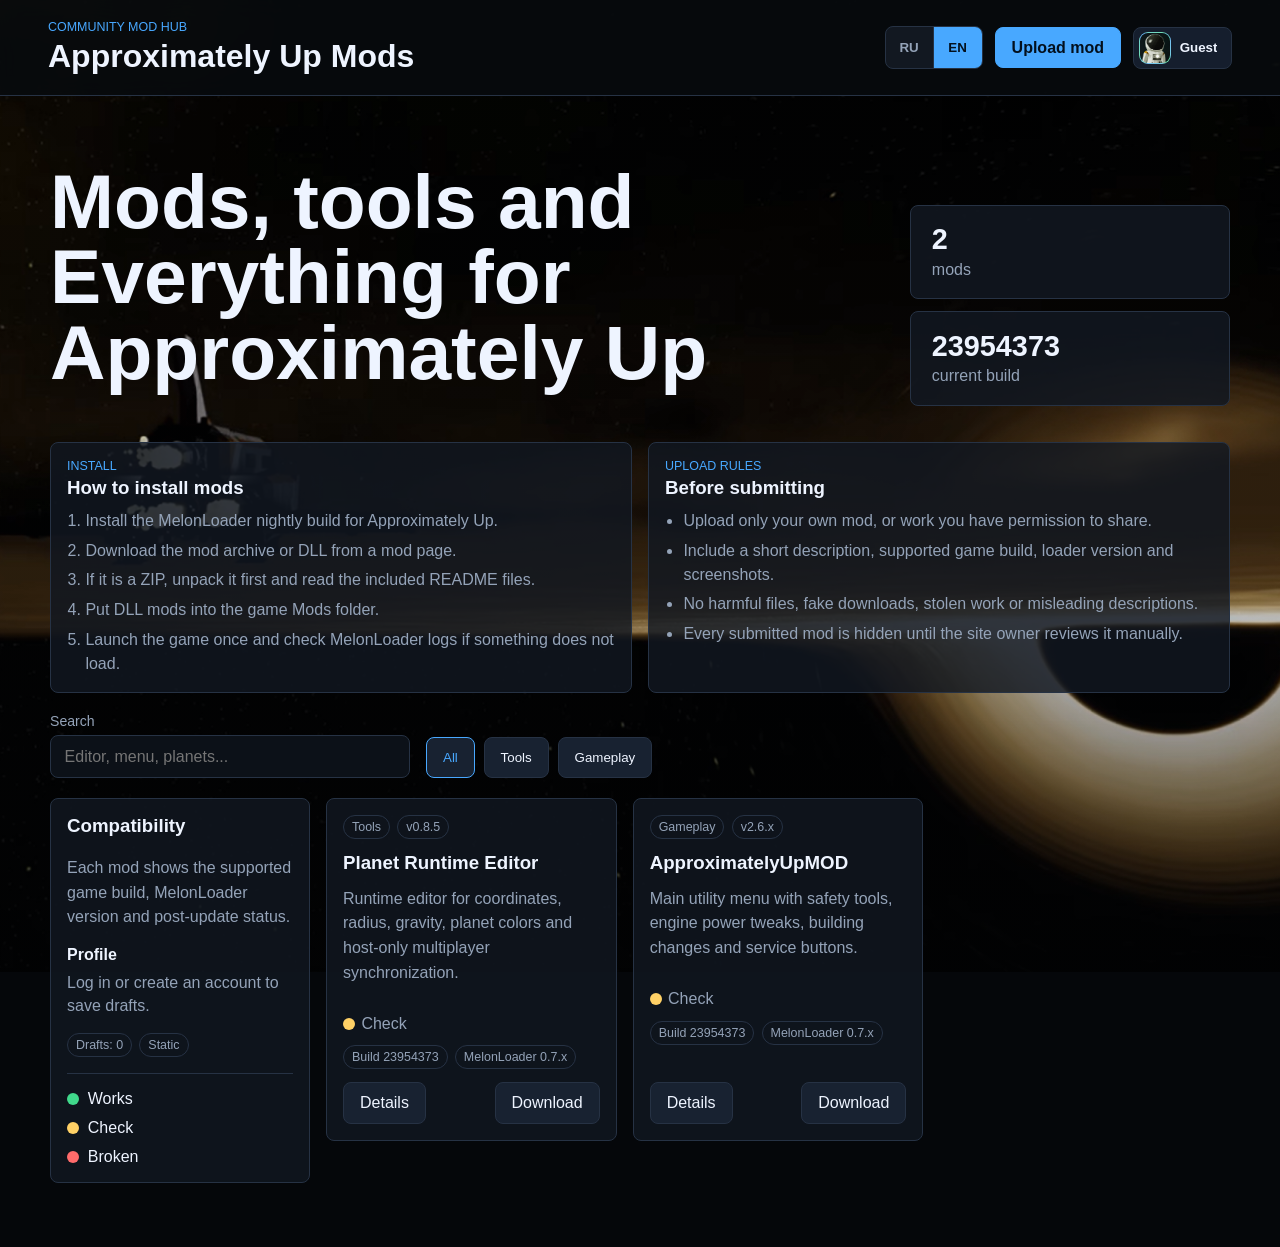
<file: index.html>
﻿<!doctype html>
<html lang="en">
<head>
  <meta charset="utf-8">
  <meta name="viewport" content="width=device-width, initial-scale=1">
  <title>Approximately Up Mods</title>
  <link rel="stylesheet" href="styles.css?v=20260701-public-guide-ru">
</head>
<body>
  <header class="topbar">
    <div>
      <p class="eyebrow">Community mod hub</p>
      <h1>Approximately Up Mods</h1>
    </div>
    <div class="top-actions">
      <div class="language-switch" aria-label="Language">
        <button class="lang-button" type="button" data-lang="ru">RU</button>
        <button class="lang-button active" type="button" data-lang="en">EN</button>
      </div>
      <a class="primary-button nav-link" id="openUpload" href="upload.html" data-i18n="uploadButton"></a>
      <div class="profile-menu-wrap">
        <button class="profile-button" id="accountButton" type="button" aria-expanded="false" aria-controls="profileMenu">
          <img class="avatar avatar-image" id="profileAvatar" src="assets/default-avatar.png" alt="">
          <span class="profile-name" id="profileName"></span>
        </button>
        <div class="profile-menu" id="profileMenu" hidden></div>
      </div>
    </div>
  </header>

  <main>
    <section class="hero">
      <div class="hero-copy">
        <h2 data-i18n="heroTitle"></h2>
      </div>
      <div class="hero-stats" data-i18n-aria="statsAria">
        <div class="stat-card"><strong id="modCount">0</strong><span data-i18n="modsCountLabel"></span></div>
        <div class="stat-card"><strong>23954373</strong><span data-i18n="currentBuildLabel"></span></div>
      </div>
    </section>


    <section class="guide-grid" aria-label="Site guide">
      <article class="guide-card">
        <p class="eyebrow" data-i18n="guideInstallEyebrow"></p>
        <h3 data-i18n="guideInstallTitle"></h3>
        <ol>
          <li data-i18n="guideInstallStep1"></li>
          <li data-i18n="guideInstallStep2"></li>
          <li data-i18n="guideInstallStep3"></li>
          <li data-i18n="guideInstallStep4"></li>
          <li data-i18n="guideInstallStep5"></li>
        </ol>
      </article>
      <article class="guide-card">
        <p class="eyebrow" data-i18n="guideRulesEyebrow"></p>
        <h3 data-i18n="guideRulesTitle"></h3>
        <ul>
          <li data-i18n="guideRule1"></li>
          <li data-i18n="guideRule2"></li>
          <li data-i18n="guideRule3"></li>
          <li data-i18n="guideRule4"></li>
        </ul>
      </article>
    </section>
    <section class="controls" data-i18n-aria="filtersAria">
      <label class="search">
        <span data-i18n="searchLabel"></span>
        <input id="searchInput" type="search" data-i18n-placeholder="searchPlaceholder">
      </label>
      <div class="chips" id="categoryChips"></div>
    </section>



    <section class="mod-detail" id="modDetail" hidden>
      <button class="back-button" type="button" id="backToCatalog" data-i18n="backToCatalog"></button>
      <div class="detail-layout">
        <div class="detail-main">
          <div class="detail-meta" id="detailMeta"></div>
          <h2 id="detailTitle"></h2>
          <p id="detailSummary"></p>
          <div class="detail-actions">
            <a class="primary-button detail-download" id="detailDownload" download></a>
            <button class="secondary-button danger-button" id="detailDelete" type="button" hidden></button>
          </div>
        </div>
        <aside class="detail-info" id="detailInfo"></aside>
      </div>
      <div class="screenshots" id="detailScreenshots"></div>
    </section>

    <section class="content">
      <aside class="sidebar">
        <h3 data-i18n="compatTitle"></h3>
        <p data-i18n="compatText"></p>
        <div class="account-panel" id="accountPanel"></div>
        <div class="legend">
          <span><i class="dot ok"></i><span data-i18n="statusOk"></span></span>
          <span><i class="dot warn"></i><span data-i18n="statusWarn"></span></span>
          <span><i class="dot bad"></i><span data-i18n="statusBad"></span></span>
        </div>
      </aside>

      <section class="mods-grid" id="modsGrid" data-i18n-aria="modsListAria"></section>
    </section>
  </main>

  <dialog id="uploadDialog">
    <form method="dialog" class="upload-form">
      <div class="dialog-head">
        <h2 data-i18n="uploadTitle"></h2>
        <button class="icon-button" value="cancel" data-i18n-aria="closeAria">x</button>
      </div>
      <label>
        <span data-i18n="fieldName"></span>
        <input id="modNameInput" type="text" data-i18n-placeholder="fieldNamePlaceholder">
      </label>
      <label>
        <span data-i18n="fieldCategory"></span>
        <select id="modCategoryInput">
          <option>Tools</option>
          <option>Planets</option>
          <option>Gameplay</option>
          <option>Map</option>
          <option>Cosmetic</option>
        </select>
      </label>
      <label>
        <span data-i18n="fieldGameVersion"></span>
        <input id="modBuildInput" type="text" placeholder="23954373">
      </label>
      <label>
        <span data-i18n="fieldFile"></span>
        <input id="modFileInput" type="file" accept=".zip,.dll" required>
      </label>
      <label>
        <span data-i18n="fieldScreenshots"></span>
        <input id="modScreenshotsInput" type="file" accept="image/png,image/jpeg,image/webp" multiple>
      </label>
      <section class="upload-rules">
        <h3 data-i18n="uploadRulesTitle"></h3>
        <ul>
          <li data-i18n="uploadRuleFile"></li>
          <li data-i18n="uploadRuleScreens"></li>
          <li data-i18n="uploadRuleDescription"></li>
          <li data-i18n="uploadRuleSafety"></li>
        </ul>
      </section>
      <label>
        <span data-i18n="fieldDescription"></span>
        <textarea id="modDescriptionInput" rows="4" data-i18n-placeholder="fieldDescriptionPlaceholder"></textarea>
      </label>
      <button class="primary-button" id="saveDraftButton" type="button" data-i18n="saveDraft"></button>
      <p class="notice" id="uploadMessage"></p>
    </form>
  </dialog>


  <dialog id="accountDialog">
    <form method="dialog" class="upload-form">
      <div class="dialog-head">
        <h2 data-i18n="accountTitle"></h2>
        <button class="icon-button" value="cancel" data-i18n-aria="closeAria">x</button>
      </div>
      <p class="muted" data-i18n="accountHelp"></p>
      <label>
        <span>Email</span>
        <input id="emailInput" type="email" autocomplete="email">
      </label>
      <label>
        <span data-i18n="passwordLabel"></span>
        <input id="passwordInput" type="password" autocomplete="current-password">
      </label>
      <div class="button-row">
        <button class="primary-button" id="loginButton" type="button" data-i18n="loginButton"></button>
        <button class="secondary-button" id="signupButton" type="button" data-i18n="signupButton"></button>
      </div>
      <p class="notice" id="accountMessage"></p>
    </form>
  </dialog>

  <dialog class="screenshot-lightbox" id="screenshotLightbox">
    <button class="lightbox-close" id="lightboxClose" type="button" data-i18n-aria="closeAria">x</button>
    <figure>
      <img id="lightboxImage" alt="">
      <figcaption id="lightboxCaption"></figcaption>
    </figure>
  </dialog>
  <script src="script.js?v=20260701-public-guide-ru"></script>
</body>
</html>
</file>
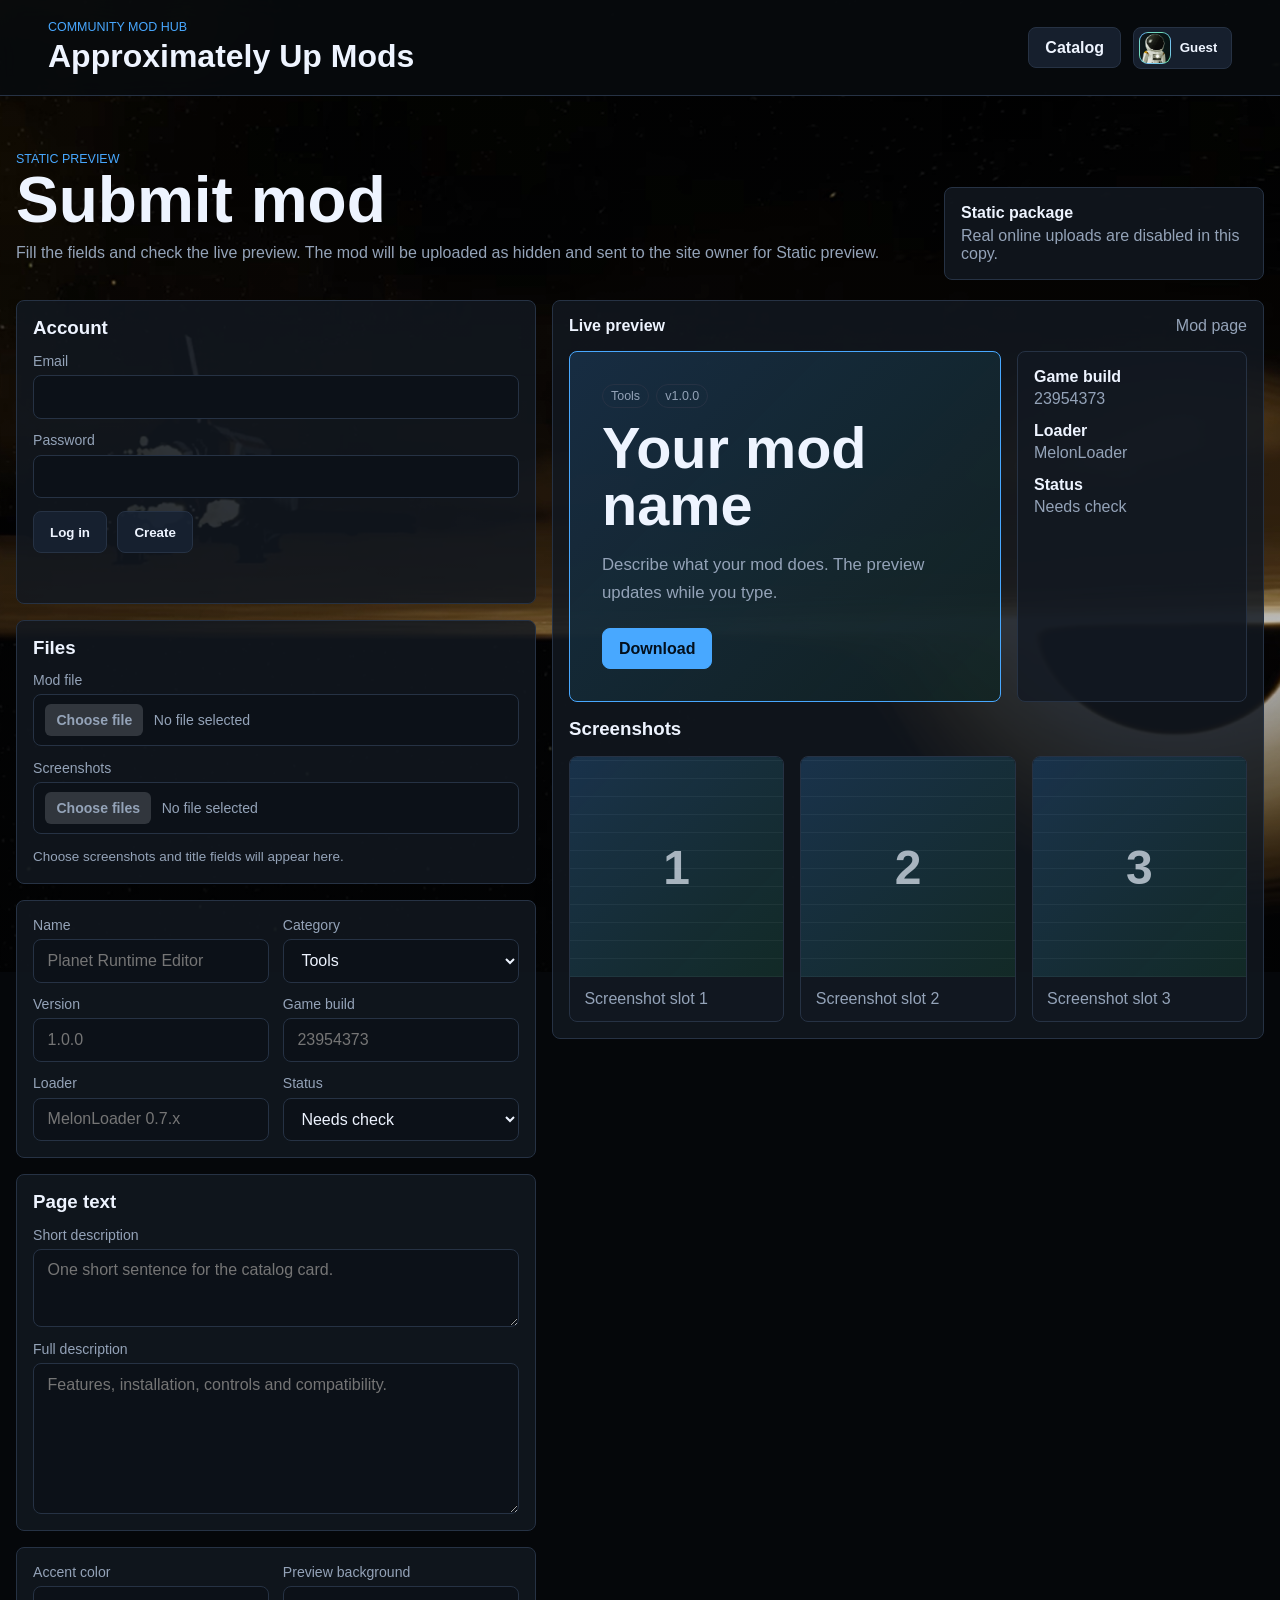
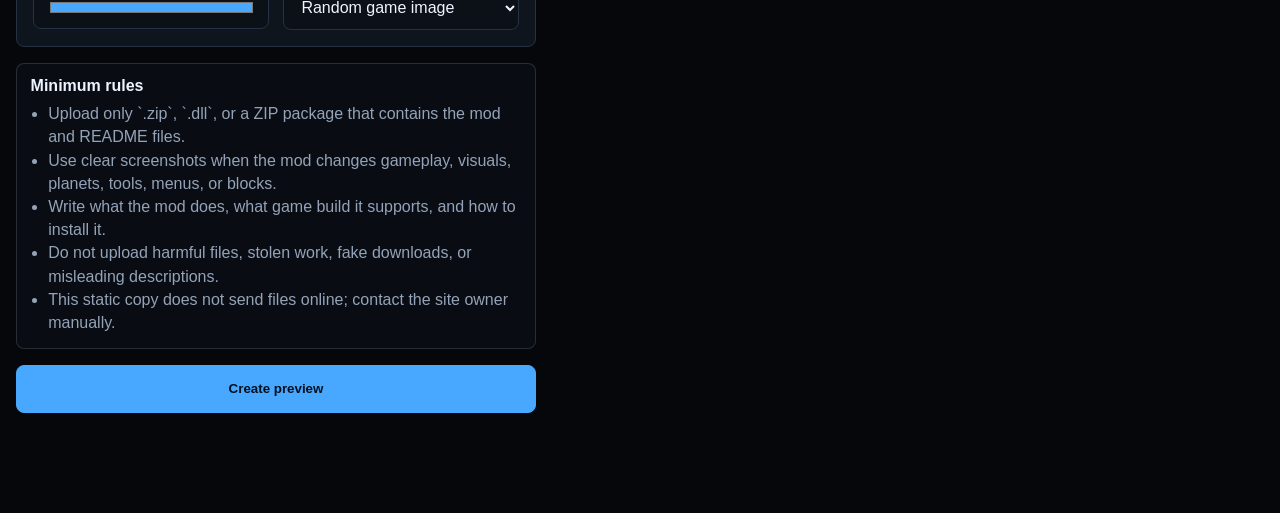
<file: upload.html>
﻿<!doctype html>
<html lang="en">
<head>
  <meta charset="utf-8">
  <meta name="viewport" content="width=device-width, initial-scale=1">
  <title>Upload mod - Approximately Up Mods</title>
  <link rel="stylesheet" href="styles.css?v=20260701-custom-file-inputs">
</head>
<body>
  <header class="topbar">
    <div>
      <p class="eyebrow">Community mod hub</p>
      <h1>Approximately Up Mods</h1>
    </div>
    <div class="top-actions">
      <a class="secondary-button nav-link" href="index.html">Catalog</a>
      <div class="profile-menu-wrap">
        <button class="profile-button" id="accountButton" type="button" aria-expanded="false" aria-controls="profileMenu">
          <img class="avatar avatar-image" id="profileAvatar" src="assets/default-avatar.png" alt="">
          <span class="profile-name" id="profileName">Guest</span>
        </button>
        <div class="profile-menu" id="profileMenu" hidden></div>
      </div>
    </div>
  </header>

  <main class="upload-page">
    <section class="upload-hero compact-hero">
      <div>
        <p class="eyebrow">Static preview</p>
        <h2>Submit mod</h2>
        <p class="muted">Fill the fields and check the live preview. The mod will be uploaded as hidden and sent to the site owner for Static preview.</p>
      </div>
      <div class="upload-status-panel">
        <strong id="uploadStatusTitle">Account</strong>
        <span id="uploadStatusText">Checking...</span>
      </div>
    </section>

    <section class="upload-workbench">
      <form class="upload-builder" id="uploadForm">
        <section class="builder-section">
          <h3>Account</h3>
          <div class="auth-inline" id="authBox">
            <label><span>Email</span><input id="emailInput" type="email" autocomplete="email"></label>
            <label><span>Password</span><input id="passwordInput" type="password" autocomplete="current-password"></label>
            <div class="button-row">
              <button class="secondary-button" id="loginButton" type="button">Log in</button>
              <button class="secondary-button" id="signupButton" type="button">Create</button>
            </div>
            <p class="notice" id="accountMessage"></p>
          </div>
        </section>

        <section class="builder-section">
          <h3>Files</h3>
          <label class="file-picker"><span>Mod file</span><input class="native-file-input" id="modFileInput" type="file" accept=".zip,.dll" required><span class="file-picker-control"><span class="file-picker-button">Choose file</span><span class="file-picker-name" id="modFileName">No file selected</span></span></label>
          <label class="file-picker"><span>Screenshots</span><input class="native-file-input" id="modScreenshotsInput" type="file" accept="image/png,image/jpeg,image/webp" multiple><span class="file-picker-control"><span class="file-picker-button">Choose files</span><span class="file-picker-name" id="modScreenshotsName">No file selected</span></span></label>
          <div class="screenshot-title-list" id="screenshotTitleList" aria-live="polite"></div>
        </section>

        <section class="builder-section two-column-fields">
          <label><span>Name</span><input id="modNameInput" type="text" placeholder="Planet Runtime Editor"></label>
          <label><span>Category</span><select id="modCategoryInput"><option>Tools</option><option>Planets</option><option>Gameplay</option><option>Map</option><option>Cosmetic</option></select></label>
          <label><span>Version</span><input id="modVersionInput" type="text" placeholder="1.0.0"></label>
          <label><span>Game build</span><input id="modBuildInput" type="text" placeholder="23954373"></label>
          <label><span>Loader</span><input id="modLoaderInput" type="text" placeholder="MelonLoader 0.7.x"></label>
          <label><span>Status</span><select id="modStatusInput"><option value="warn">Needs check</option><option value="ok">Works</option><option value="bad">Broken</option></select></label>
        </section>

        <section class="builder-section">
          <h3>Page text</h3>
          <label><span>Short description</span><textarea id="modSummaryInput" rows="3" placeholder="One short sentence for the catalog card."></textarea></label>
          <label><span>Full description</span><textarea id="modDescriptionInput" rows="7" placeholder="Features, installation, controls and compatibility."></textarea></label>
        </section>

        <section class="builder-section two-column-fields">
          <label><span>Accent color</span><input id="modAccentInput" type="color" value="#48a8ff"></label>
          <label><span>Preview background</span><select id="modPreviewBgInput"><option value="auto">Random game image</option><option value="dark">Dark background</option><option value="blue">Blue space</option><option value="green">Green planet</option></select></label>
        </section>

        <section class="upload-rules">
          <h3>Minimum rules</h3>
          <ul>
            <li>Upload only `.zip`, `.dll`, or a ZIP package that contains the mod and README files.</li>
            <li>Use clear screenshots when the mod changes gameplay, visuals, planets, tools, menus, or blocks.</li>
            <li>Write what the mod does, what game build it supports, and how to install it.</li>
            <li>Do not upload harmful files, stolen work, fake downloads, or misleading descriptions.</li>
            <li>This static copy does not send files online; contact the site owner manually.</li>
          </ul>
        </section>

        <button class="primary-button publish-button" id="publishButton" type="submit">Create preview</button>
        <p class="notice" id="uploadMessage"></p>
      </form>

      <aside class="upload-preview-shell">
        <div class="preview-toolbar">
          <strong>Live preview</strong>
          <span>Mod page</span>
        </div>
        <section class="mod-detail preview-detail" id="previewDetail">
          <div class="detail-layout">
            <div class="detail-main" id="previewMain">
              <div class="detail-meta" id="previewMeta"></div>
              <h2 id="previewTitle"></h2>
              <p id="previewSummary"></p>
              <div class="detail-actions"><a class="primary-button detail-download" id="previewDownload">Download</a></div>
            </div>
            <aside class="detail-info" id="previewInfo"></aside>
          </div>
          <div class="screenshots" id="previewScreenshots"></div>
        </section>
      </aside>
    </section>
  </main>
  <script src="upload.js?v=20260701-static-no-backend"></script>
</body>
</html>
</file>
<file: styles.css>
﻿:root {
  color-scheme: dark;
  --bg: #080b0f;
  --panel: #121821;
  --panel-2: #182231;
  --text: #eef4ff;
  --muted: #94a3b8;
  --line: #263244;
  --blue: #48a8ff;
  --green: #40d98b;
  --yellow: #ffd166;
  --red: #ff6b6b;
}

* {
  box-sizing: border-box;
}

body {
  margin: 0;
  min-height: 100vh;
  background: #05070a;
  color: var(--text);
  font-family: Inter, Segoe UI, Arial, sans-serif;
}

body::before {
  content: "";
  position: fixed;
  inset: -8vh 0;
  z-index: -1;
  pointer-events: none;
  background:
    linear-gradient(180deg, rgba(5, 7, 10, 0.08) 0%, rgba(5, 7, 10, 0.16) 48%, rgba(5, 7, 10, 0.28) 100%),
    url("assets/site-background.png") center top / cover no-repeat,
    #05070a;
  transform: translate3d(0, var(--parallax-y, 0px), 0);
  will-change: transform;
}

.topbar {
  display: flex;
  align-items: center;
  justify-content: space-between;
  gap: 1rem;
  padding: 1.25rem clamp(1rem, 4vw, 3rem);
  border-bottom: 1px solid var(--line);
  background: rgba(8, 11, 15, 0.82);
  backdrop-filter: blur(12px);
  position: sticky;
  top: 0;
  z-index: 2;
}

.eyebrow {
  margin: 0 0 0.25rem;
  color: var(--blue);
  font-size: 0.78rem;
  text-transform: uppercase;
  letter-spacing: 0;
}

h1, h2, h3, p {
  margin-top: 0;
}

h1 {
  margin-bottom: 0;
  font-size: clamp(1.4rem, 3vw, 2rem);
}

main {
  width: min(1180px, calc(100% - 2rem));
  margin: 0 auto;
  padding: 2rem 0 4rem;
}

.hero {
  display: grid;
  grid-template-columns: minmax(0, 1fr) auto;
  gap: 1rem;
  align-items: end;
  padding: clamp(1.25rem, 4vw, 2.25rem) 0;
}

.hero h2 {
  max-width: 780px;
  font-size: clamp(2rem, 7vw, 4.8rem);
  line-height: 0.98;
  margin-bottom: 1rem;
}

.hero p {
  max-width: 660px;
  color: var(--muted);
  font-size: 1.05rem;
  line-height: 1.6;
}

.hero-stats {
  display: grid;
  gap: 0.75rem;
  min-width: 320px;
}

.hero-stats .stat-card {
  display: grid;
  gap: 0.35rem;
  min-height: 5.4rem;
  padding: 1.15rem 1.3rem;
  background: rgba(18, 24, 33, 0.86);
  border: 1px solid var(--line);
  border-radius: 8px;
  color: var(--muted);
  align-content: center;
}

.hero-stats .stat-card strong {
  display: block;
  color: var(--text);
  font-size: 1.8rem;
  line-height: 1.05;
}

.hero-stats .stat-card span {
  display: block;
  color: var(--muted);
  font-size: 1rem;
  line-height: 1.25;
}

.primary-button,
.secondary-button,
.chip,
.download,
.icon-button {
  border: 1px solid var(--line);
  background: var(--panel-2);
  color: var(--text);
  border-radius: 8px;
  min-height: 2.6rem;
  padding: 0 1rem;
  cursor: pointer;
}

.primary-button {
  background: var(--blue);
  border-color: var(--blue);
  color: #03101d;
  font-weight: 700;
}


.guide-grid {
  display: grid;
  grid-template-columns: repeat(2, minmax(0, 1fr));
  gap: 1rem;
  margin: 0 0 1.25rem;
}

.guide-card {
  padding: 1rem;
  background: rgba(18, 24, 33, 0.82);
  border: 1px solid var(--line);
  border-radius: 8px;
}

.guide-card h3 {
  margin-bottom: 0.65rem;
}

.guide-card ol,
.guide-card ul {
  margin: 0;
  padding-left: 1.15rem;
  color: var(--muted);
  line-height: 1.5;
}

.guide-card li + li {
  margin-top: 0.35rem;
}

.guide-card code {
  color: var(--text);
  background: rgba(8, 11, 15, 0.68);
  border: 1px solid rgba(148, 163, 184, 0.18);
  border-radius: 6px;
  padding: 0.05rem 0.3rem;
}
`n
.pending-review {
  padding: 0.85rem;
  border: 1px solid rgba(255, 209, 102, 0.36);
  border-radius: 8px;
  background: rgba(255, 209, 102, 0.08);
  color: var(--text);
}

.pending-review a {
  color: var(--blue);
  font-weight: 700;
}
.controls {
  display: grid;
  grid-template-columns: minmax(220px, 360px) 1fr;
  gap: 1rem;
  align-items: end;
  margin-bottom: 1.25rem;
}

.search span,
.upload-form label {
  display: block;
  color: var(--muted);
  font-size: 0.88rem;
  margin-bottom: 0.4rem;
}

input, select, textarea {
  width: 100%;
  border: 1px solid var(--line);
  background: #0c1118;
  color: var(--text);
  border-radius: 8px;
  min-height: 2.7rem;
  padding: 0.7rem 0.85rem;
  font: inherit;
}

textarea {
  resize: vertical;
}

.chips {
  display: flex;
  flex-wrap: wrap;
  gap: 0.55rem;
}

.chip.active {
  border-color: var(--blue);
  color: var(--blue);
}

.content {
  display: grid;
  grid-template-columns: 260px 1fr;
  gap: 1rem;
  align-items: start;
}

.sidebar,
.mod-card {
  background: rgba(18, 24, 33, 0.82);
  border: 1px solid var(--line);
  border-radius: 8px;
}

.sidebar {
  padding: 1rem;
  position: sticky;
  top: 6rem;
}

.sidebar p,
.mod-card p {
  color: var(--muted);
  line-height: 1.55;
}

.legend {
  display: grid;
  gap: 0.7rem;
}

.legend span {
  display: flex;
  gap: 0.55rem;
  align-items: center;
}

.dot {
  width: 0.75rem;
  height: 0.75rem;
  border-radius: 999px;
  display: inline-block;
}

.ok { background: var(--green); }
.warn { background: var(--yellow); }
.bad { background: var(--red); }

.mods-grid {
  display: grid;
  grid-template-columns: repeat(auto-fill, minmax(260px, 1fr));
  gap: 1rem;
}

.mod-card {
  padding: 1rem;
  min-height: 260px;
  display: flex;
  flex-direction: column;
  gap: 0.8rem;
}

.mod-card h3 {
  margin-bottom: 0;
}

.meta {
  display: flex;
  flex-wrap: wrap;
  gap: 0.45rem;
}

.tag {
  padding: 0.25rem 0.5rem;
  border: 1px solid var(--line);
  border-radius: 999px;
  color: var(--muted);
  font-size: 0.78rem;
}

.status {
  display: flex;
  align-items: center;
  gap: 0.4rem;
  color: var(--muted);
}

.card-footer {
  margin-top: auto;
  display: flex;
  gap: 0.6rem;
  align-items: center;
  justify-content: space-between;
}

.download {
  text-decoration: none;
  display: inline-flex;
  align-items: center;
  justify-content: center;
}

dialog {
  width: min(520px, calc(100% - 2rem));
  border: 1px solid var(--line);
  background: var(--panel);
  color: var(--text);
  border-radius: 8px;
  padding: 0;
}

dialog::backdrop {
  background: rgba(0, 0, 0, 0.72);
}

.upload-form {
  padding: 1rem;
  display: grid;
  gap: 0.9rem;
}

.dialog-head {
  display: flex;
  justify-content: space-between;
  align-items: center;
}

.dialog-head h2 {
  margin-bottom: 0;
}

.icon-button {
  min-width: 2.4rem;
  padding: 0;
  font-size: 1.4rem;
}

@media (max-width: 780px) {
  .topbar,
  .hero,
  .controls,
  .content,
  .guide-grid {
    grid-template-columns: 1fr;
  }

  .topbar {
    align-items: stretch;
  }

  .sidebar {
    position: static;
  }
}

.top-actions {
  display: flex;
  align-items: center;
  gap: 0.75rem;
  flex-wrap: wrap;
  justify-content: flex-end;
  min-width: 0;
}

.language-switch {
  display: inline-flex;
  border: 1px solid var(--line);
  border-radius: 8px;
  overflow: hidden;
  background: var(--panel);
}

.lang-button {
  min-height: 2.6rem;
  min-width: 3rem;
  border: 0;
  border-right: 1px solid var(--line);
  background: transparent;
  color: var(--muted);
  cursor: pointer;
  font-weight: 700;
}

.lang-button:last-child {
  border-right: 0;
}

.lang-button.active {
  background: var(--blue);
  color: #03101d;
}
.mod-detail[hidden],
.content[hidden],
.controls[hidden] {
  display: none;
}

.mod-detail {
  margin-bottom: 1.25rem;
}

.back-button {
  border: 1px solid var(--line);
  background: rgba(18, 24, 33, 0.82);
  color: var(--text);
  border-radius: 8px;
  min-height: 2.6rem;
  padding: 0 1rem;
  cursor: pointer;
  margin-bottom: 1rem;
}

.detail-layout {
  display: grid;
  grid-template-columns: minmax(0, 1fr) 260px;
  gap: 1rem;
  align-items: stretch;
}

.detail-main,
.detail-info,
.screenshot-card {
  background: rgba(18, 24, 33, 0.82);
  border: 1px solid var(--line);
  border-radius: 8px;
}

.detail-main {
  padding: clamp(1.1rem, 3vw, 2rem);
}

.detail-main h2 {
  font-size: clamp(2rem, 5vw, 3.6rem);
  line-height: 1;
  margin: 0.7rem 0 1rem;
}

.detail-main p {
  color: var(--muted);
  font-size: 1.05rem;
  line-height: 1.7;
  max-width: 780px;
}

.detail-meta {
  display: flex;
  flex-wrap: wrap;
  gap: 0.45rem;
}

.detail-actions {
  margin-top: 1.25rem;
}

.detail-download {
  display: inline-flex;
  align-items: center;
  justify-content: center;
  text-decoration: none;
}

.detail-info {
  padding: 1rem;
  display: grid;
  gap: 0.85rem;
  align-content: start;
}

.detail-info div {
  display: grid;
  gap: 0.25rem;
}

.detail-info strong {
  color: var(--text);
}

.detail-info span {
  color: var(--muted);
}

.screenshots {
  margin-top: 1rem;
  display: grid;
  grid-template-columns: repeat(3, minmax(0, 1fr));
  gap: 1rem;
}

.screenshots h3 {
  grid-column: 1 / -1;
  margin-bottom: 0;
}

.screenshot-card {
  overflow: hidden;
}

.screenshot-open {
  display: block;
  width: 100%;
  padding: 0;
  border: 0;
  background: transparent;
  cursor: zoom-in;
}

.screenshot-open:focus-visible {
  outline: 2px solid var(--blue);
  outline-offset: -2px;
}

.screenshot-art {
  height: 220px;
  display: grid;
  place-items: center;
  background:
    linear-gradient(135deg, rgba(72, 168, 255, 0.22), rgba(64, 217, 139, 0.12)),
    repeating-linear-gradient(0deg, rgba(255,255,255,0.05), rgba(255,255,255,0.05) 1px, transparent 1px, transparent 18px),
    #0c1118;
  color: rgba(238, 244, 255, 0.68);
  font-size: 3rem;
  font-weight: 800;
}

.screenshot-card span {
  display: block;
  padding: 0.8rem 0.9rem;
  color: var(--muted);
}

.mod-card {
  transition: transform 160ms ease, border-color 160ms ease;
}

.mod-card:hover,
.mod-card:focus-visible {
  border-color: var(--blue);
  transform: translateY(-2px);
  outline: none;
}

.details-button {
  font: inherit;
}

@media (max-width: 780px) {
  .detail-layout,
  .screenshots {
    grid-template-columns: 1fr;
  }
}
.screenshot-image {
  width: 100%;
  height: 220px;
  object-fit: cover;
  display: block;
  background: #0c1118;
}
body.detail-page::before {
  background:
    linear-gradient(180deg, rgba(5, 7, 10, 0.28) 0%, rgba(5, 7, 10, 0.48) 46%, rgba(5, 7, 10, 0.72) 100%),
    var(--detail-bg-image) center top / cover no-repeat,
    #05070a;
}


.screenshot-lightbox {
  width: min(96vw, 1500px);
  max-width: none;
  padding: 0;
  border: 0;
  background: transparent;
  color: var(--text);
}

.screenshot-lightbox::backdrop {
  background: rgba(0, 0, 0, 0.9);
}

.screenshot-lightbox figure {
  margin: 0;
  display: grid;
  gap: 0.85rem;
  place-items: center;
}

.screenshot-lightbox img {
  max-width: 96vw;
  max-height: 86vh;
  object-fit: contain;
  border-radius: 8px;
  border: 1px solid rgba(238, 244, 255, 0.2);
  background: #05070a;
}

.screenshot-lightbox figcaption {
  max-width: min(96vw, 900px);
  color: var(--text);
  text-align: center;
  font-weight: 700;
}

.lightbox-close {
  position: fixed;
  top: 1rem;
  right: 1rem;
  width: 2.75rem;
  height: 2.75rem;
  border: 1px solid rgba(238, 244, 255, 0.28);
  border-radius: 8px;
  background: rgba(12, 17, 24, 0.86);
  color: var(--text);
  cursor: pointer;
  font-size: 1.25rem;
  z-index: 2;
}

.lightbox-close:hover,
.lightbox-close:focus-visible {
  border-color: var(--blue);
  outline: none;
}

body.detail-page .detail-main,
body.detail-page .detail-info,
body.detail-page .screenshot-card,
body.detail-page .sidebar,
body.detail-page .mod-card {
  background: rgba(10, 14, 20, 0.72);
  backdrop-filter: blur(10px);
}

body.detail-page .topbar {
  background: rgba(8, 11, 15, 0.62);
}
.secondary-button {
  background: rgba(24, 34, 49, 0.9);
  color: var(--text);
  font-weight: 700;
}

.account-panel {
  margin-bottom: 1rem;
  padding-bottom: 1rem;
  border-bottom: 1px solid var(--line);
}

.account-panel h4 {
  margin: 0 0 0.4rem;
  font-size: 1rem;
}

.account-panel p,
.muted,
.notice {
  color: var(--muted);
  line-height: 1.45;
}

.notice {
  min-height: 1.25rem;
  margin: 0;
  color: var(--yellow);
}

.button-row {
  display: flex;
  gap: 0.65rem;
  flex-wrap: wrap;
}



.profile-menu-wrap {
  position: relative;
  order: 10;
  flex: 0 0 auto;
}

.profile-button {
  min-height: 2.6rem;
  border: 1px solid var(--line);
  background: rgba(24, 34, 49, 0.9);
  color: var(--text);
  border-radius: 8px;
  padding: 0.25rem 0.85rem 0.25rem 0.3rem;
  display: inline-flex;
  align-items: center;
  gap: 0.55rem;
  cursor: pointer;
  font-weight: 700;
}

.avatar {
  width: 2rem;
  height: 2rem;
  border-radius: 9px;
  display: inline-grid;
  place-items: center;
  background: linear-gradient(135deg, var(--blue), var(--green));
  color: #03101d;
  font-weight: 900;
  flex: 0 0 auto;
}

.avatar.large {
  width: 2.5rem;
  height: 2.5rem;
}

.profile-name {
  max-width: 10rem;
  overflow: hidden;
  text-overflow: ellipsis;
  white-space: nowrap;
}

.profile-menu {
  position: absolute;
  top: calc(100% + 0.65rem);
  right: 0;
  width: min(320px, calc(100vw - 2rem));
  z-index: 20;
  padding: 0.7rem;
  background: rgba(10, 14, 20, 0.96);
  border: 1px solid var(--line);
  border-radius: 8px;
  box-shadow: 0 18px 40px rgba(0, 0, 0, 0.38);
  backdrop-filter: blur(14px);
}

.profile-menu[hidden] {
  display: none;
}

.profile-menu-head {
  display: flex;
  gap: 0.75rem;
  align-items: center;
  padding: 0.5rem 0.45rem 0.75rem;
  border-bottom: 1px solid var(--line);
  margin-bottom: 0.45rem;
}

.profile-menu-head strong,
.profile-menu-head small {
  display: block;
}

.profile-menu-head small,
.profile-menu p,
.profile-menu-note span {
  color: var(--muted);
}

.profile-menu-item {
  width: 100%;
  min-height: 2.45rem;
  border: 0;
  border-radius: 8px;
  background: transparent;
  color: var(--text);
  text-align: left;
  padding: 0 0.65rem;
  cursor: pointer;
}

.profile-menu-item:hover,
.profile-menu-item:focus-visible {
  background: rgba(72, 168, 255, 0.14);
  outline: none;
}

.profile-menu-item.danger {
  color: var(--red);
}

.profile-menu-note {
  display: flex;
  justify-content: space-between;
  gap: 0.75rem;
  padding: 0.55rem 0.65rem;
  border-top: 1px solid rgba(148, 163, 184, 0.14);
}

.profile-menu p {
  margin: 0.45rem 0.65rem 0.65rem;
  font-size: 0.88rem;
  line-height: 1.45;
}

@media (max-width: 780px) {
  .profile-menu-wrap,
  .profile-button {
    width: 100%;
  }

  .profile-button {
    justify-content: flex-start;
  }

  .profile-menu {
    left: 0;
    right: auto;
  }
}





.avatar-image {
  object-fit: cover;
  border: 1px solid rgba(238, 244, 255, 0.28);
}

.profile-settings {
  display: grid;
  gap: 0.65rem;
  padding: 0.7rem 0.45rem;
  border-bottom: 1px solid var(--line);
  margin-bottom: 0.45rem;
}

.profile-settings label {
  display: grid;
  gap: 0.35rem;
}

.profile-settings label span {
  color: var(--muted);
  font-size: 0.82rem;
}

.profile-settings input[type="text"],
.profile-settings input[type="file"] {
  min-height: 2.35rem;
  font-size: 0.9rem;
}

.button-row.compact {
  gap: 0.45rem;
}

.button-row.compact .secondary-button {
  min-height: 2.25rem;
  font-size: 0.88rem;
}

.profile-save-message {
  min-height: 1rem;
  font-size: 0.82rem;
}


@media (prefers-reduced-motion: reduce) {
  body::before {
    transform: none;
  }
}

.upload-rules {
  padding: 0.85rem;
  border: 1px solid rgba(148, 163, 184, 0.22);
  border-radius: 8px;
  background: rgba(12, 17, 24, 0.72);
}

.upload-rules h3 {
  margin-bottom: 0.45rem;
  font-size: 1rem;
}

.upload-rules ul {
  margin: 0;
  padding-left: 1.1rem;
  color: var(--muted);
  line-height: 1.45;
}

.card-footer {
  flex-wrap: wrap;
}

.danger-button {
  border-color: rgba(255, 107, 107, 0.48);
  background: rgba(255, 107, 107, 0.08);
  color: var(--red);
}

.danger-button:hover,
.danger-button:focus-visible {
  border-color: var(--red);
  outline: none;
}

.detail-actions {
  display: flex;
  gap: 0.65rem;
  flex-wrap: wrap;
}

.nav-link {
  text-decoration: none;
  display: inline-flex;
  align-items: center;
  justify-content: center;
}

.upload-page {
  width: min(1440px, calc(100% - 2rem));
}

.compact-hero {
  display: grid;
  grid-template-columns: minmax(0, 1fr) minmax(220px, 320px);
  gap: 1rem;
  align-items: end;
  padding: 1.5rem 0 1.25rem;
}

.compact-hero h2 {
  margin: 0 0 0.65rem;
  font-size: clamp(2.2rem, 5vw, 4.4rem);
  line-height: 0.95;
}

.upload-status-panel,
.builder-section,
.upload-preview-shell {
  background: rgba(18, 24, 33, 0.84);
  border: 1px solid var(--line);
  border-radius: 8px;
}

.upload-status-panel {
  display: grid;
  gap: 0.35rem;
  padding: 1rem;
}

.upload-status-panel span {
  color: var(--muted);
}

.upload-workbench {
  display: grid;
  grid-template-columns: minmax(360px, 520px) minmax(0, 1fr);
  gap: 1rem;
  align-items: start;
}

.upload-builder {
  display: grid;
  gap: 1rem;
}

.builder-section {
  padding: 1rem;
  display: grid;
  gap: 0.85rem;
}

.builder-section h3 {
  margin-bottom: 0;
}

.builder-section label,
.auth-inline label {
  display: grid;
  gap: 0.4rem;
}

.builder-section label span,
.auth-inline label span {
  color: var(--muted);
  font-size: 0.88rem;
}


.file-picker {
  position: relative;
  cursor: pointer;
}

.native-file-input {
  position: absolute;
  inline-size: 1px;
  block-size: 1px;
  opacity: 0;
  pointer-events: none;
}

.file-picker-control {
  display: flex;
  min-height: 2.7rem;
  align-items: center;
  gap: 0.65rem;
  padding: 0.55rem 0.7rem;
  border: 1px solid var(--line);
  border-radius: 8px;
  background: #0c1118;
}

.file-picker-button {
  display: inline-flex;
  align-items: center;
  min-height: 2rem;
  padding: 0 0.7rem;
  border-radius: 6px;
  background: rgba(238, 244, 255, 0.16);
  color: var(--text);
  font-weight: 700;
}

.file-picker-name {
  min-width: 0;
  overflow: hidden;
  color: var(--text);
  text-overflow: ellipsis;
  white-space: nowrap;
}

.file-picker:hover .file-picker-control,
.file-picker:focus-within .file-picker-control {
  border-color: var(--blue);
}
.auth-inline {
  display: grid;
  gap: 0.85rem;
}


.screenshot-title-list {
  display: grid;
  gap: 0.65rem;
}

.screenshot-title-list:empty {
  display: none;
}

.screenshot-title-list label {
  padding: 0.65rem;
  border: 1px solid rgba(148, 163, 184, 0.18);
  border-radius: 8px;
  background: rgba(8, 11, 15, 0.44);
}

.small-note {
  margin: 0;
  font-size: 0.84rem;
}

.screenshot-caption-input {
  width: 100%;
  min-height: 2.5rem;
  padding: 0.55rem 0.7rem;
  border: 0;
  border-top: 1px solid rgba(148, 163, 184, 0.16);
  border-radius: 0;
  background: rgba(8, 11, 15, 0.28);
  color: var(--muted);
  font: inherit;
}

.screenshot-caption-input:hover,
.screenshot-caption-input:focus {
  color: var(--text);
  background: rgba(12, 17, 24, 0.62);
  outline: 1px solid rgba(72, 168, 255, 0.52);
  outline-offset: -1px;
}

.two-column-fields {
  grid-template-columns: repeat(2, minmax(0, 1fr));
}

.two-column-fields h3,
.two-column-fields label:has(textarea) {
  grid-column: 1 / -1;
}

.publish-button {
  min-height: 3rem;
}

.upload-preview-shell {
  position: sticky;
  top: 6rem;
  padding: 1rem;
  min-width: 0;
}

.preview-toolbar {
  display: flex;
  justify-content: space-between;
  gap: 1rem;
  color: var(--muted);
  margin-bottom: 1rem;
}

.preview-toolbar strong {
  color: var(--text);
}

.preview-detail {
  margin-bottom: 0;
}

.preview-detail .detail-layout {
  grid-template-columns: minmax(0, 1fr) 230px;
}

.preview-detail .detail-main {
  background:
    linear-gradient(135deg, rgba(72, 168, 255, 0.18), rgba(64, 217, 139, 0.08)),
    rgba(12, 17, 24, 0.82);
}

.preview-detail .detail-main.preview-bg-dark {
  background: rgba(12, 17, 24, 0.92);
}

.preview-detail .detail-main.preview-bg-blue {
  background: linear-gradient(135deg, rgba(72, 168, 255, 0.34), rgba(8, 11, 15, 0.92));
}

.preview-detail .detail-main.preview-bg-green {
  background: linear-gradient(135deg, rgba(64, 217, 139, 0.28), rgba(8, 11, 15, 0.92));
}

.preview-detail .detail-main h2 {
  overflow-wrap: anywhere;
}

@media (max-width: 980px) {
  .compact-hero,
  .upload-workbench,
  .preview-detail .detail-layout {
    grid-template-columns: 1fr;
  }

  .upload-preview-shell {
    position: static;
  }
}

@media (max-width: 640px) {
  .two-column-fields {
    grid-template-columns: 1fr;
  }
}
</file>
